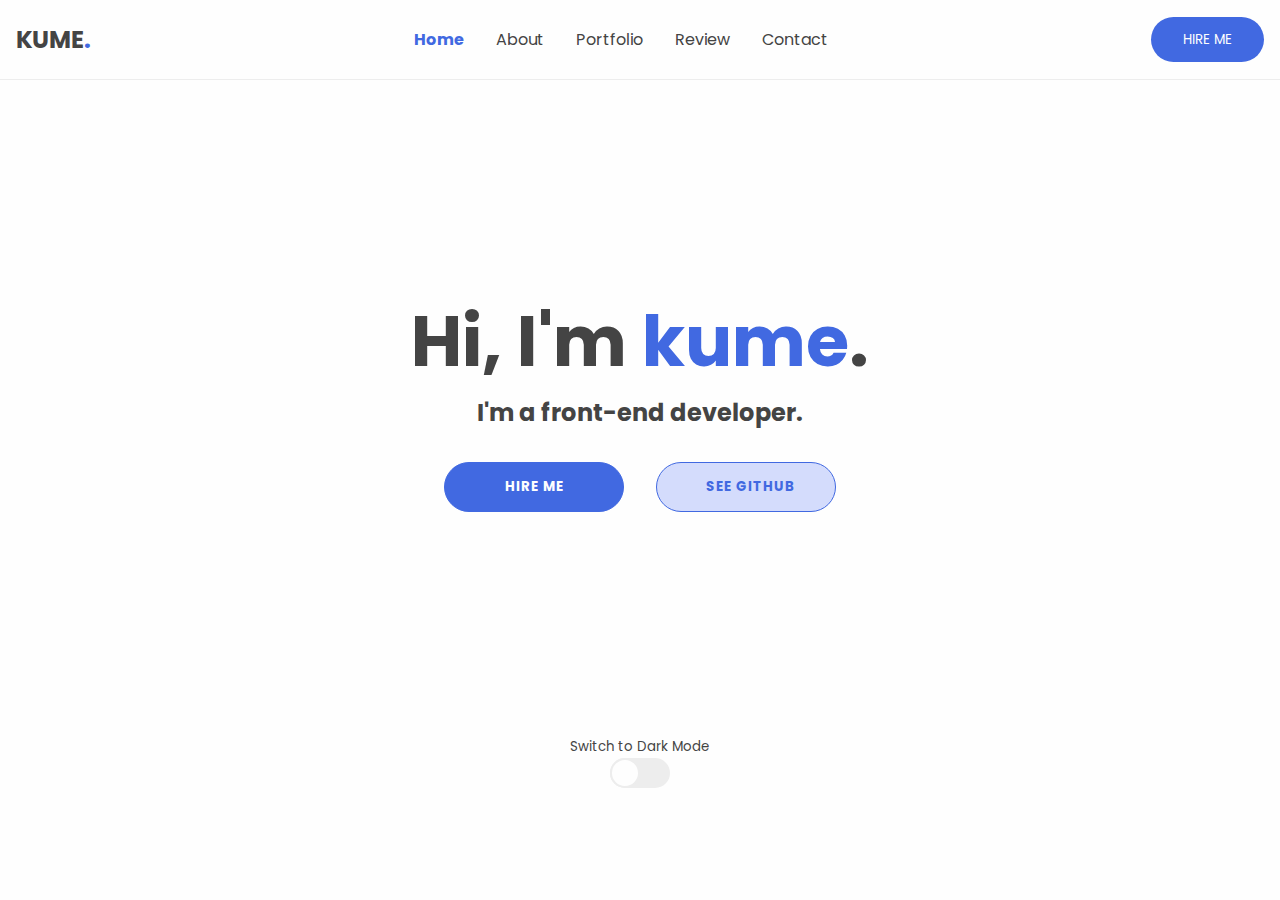
<file: index.html>
<!DOCTYPE html>
<html lang="en">

<head>
    <meta charset="UTF-8">
    <meta name="viewport" content="width=device-width, initial-scale=1.0">
    <title>Kume | Portfolio</title>
    <!-- font awesome link -->
    <link rel="stylesheet" href="https://cdnjs.cloudflare.com/ajax/libs/font-awesome/6.4.0/css/all.min.css"
        integrity="sha512-iecdLmaskl7CVkqkXNQ/ZH/XLlvWZOJyj7Yy7tcenmpD1ypASozpmT/E0iPtmFIB46ZmdtAc9eNBvH0H/ZpiBw=="
        crossorigin="anonymous" referrerpolicy="no-referrer" />

    <!-- Internal Css -->
    <style>
        @import url('https://fonts.googleapis.com/css2?family=Poppins&display=swap');

        * {
            margin: 0;
            padding: 0;
            text-decoration: none;
            box-sizing: border-box;
            outline: none;
            font-family: 'Poppins', sans-serif;
        }

        :root {
            --primary-color: #fefefe;
            --secondary-color: #ededed;
            --text-color: #444;
            --fancy-btn-bg:#d4dcfc;
            --fancy-btn-color:#4169e1;
        }

        .dark-mode {
            --primary-color: #1c2541;
            --secondary-color: #0b132b;
            --text-color: #fefefe;
            --fancy-btn-bg:#1c2541;
            --fancy-btn-color:#fefefe;
        }

        body {
            height: 100vh;
            background-color: var(--primary-color);
            transition: .5s;
        }

        header {
            background-color: var(--primary-color);
            display: flex;
            justify-content: space-between;
            align-items: center;
            height: 80px;
            padding: 0 1rem;
            border-bottom: 1px solid var(--secondary-color);
            transition: .5s;
        }

        header h2 {
            text-transform: uppercase;
            color: var(--text-color);
            z-index: 88;
        }

        .highlight {
            color: #4169e1;
        }

        /* Navigations */
        nav ul {
            display: flex;
            list-style: none;
            gap: 2rem;
        }

        nav ul li a {
            color: var(--text-color);
            transition: .2s;
        }

        nav ul li a:hover,
        .current {
            color: #4169e1;
            font-weight: bold;
        }

        .hire-btn {
            background-color: #4169e1;
            color: #fefefe;
            border: none;
            padding: 0.8rem 2rem;
            border-radius: 50px;
            text-transform: uppercase;
        }

        .hire-btn:hover {
            filter: brightness(90%);
        }

        /* Mobile header */
        .mobile-header {
            display: none;
        }

        .toggle-box {
            height: 40px;
            width: 40px;
            display: grid;
            place-items: center;
        }

        .toggle-box .bar {
            height: 2px;
            width: 70%;
            background-color: var(--text-color);
            border-radius: 50px;
            position: relative;
            transition: .2s;
        }

        .toggle-box .bar.active {
            background-color: transparent;
        }

        .toggle-box .bar::after {
            content: "";
            height: 2px;
            width: 50%;
            background-color: var(--text-color);
            border-radius: 50px;
            position: absolute;
            top: 0;
            right: 0;
            transform: translateY(-5px);
            transition: .2s;
        }

        .toggle-box .bar::before {
            content: "";
            height: 2px;
            width: 50%;
            background-color: var(--text-color);
            border-radius: 50px;
            position: absolute;
            top: 0;
            left: 0;
            transform: translateY(5px);
            transition: .2s;
        }

        .toggle-box .bar.active::after {
            width: 100%;
            transform: translateY(0) rotate(45deg);
        }

        .toggle-box .bar.active::before {
            width: 100%;
            transform: translateY(0) rotate(-45deg);
        }

        /* Hero Section */
        section {
            height: calc(100vh - 160px);
            display: flex;
            justify-content: center;
            align-items: center;
            flex-direction: column;
            width: auto;
            position: relative;
            /* gap: 7rem; */
        }

        .hero-container {
            text-align: center;
            transform: translateY(-50px);
        }

        .hero-container h1 {
            color: var(--text-color);
            font-size: clamp(3.125rem, 2.2321rem + 2.8571vw, 4.375rem);
        }
        .hero-container h2{
            color: var(--text-color);
        }

        .action-btns {
            margin-top: 2rem;
            display: flex;
            align-items: center;
            justify-content: center;
            gap: 2rem;
        }

        .action-btns .btn {
            border: 1px solid #4169e1;
            border-radius: 50px;
            height: 50px;
            width: 180px;
            text-transform: uppercase;
            font-weight: bold;
            letter-spacing: 1px;
            transition: .2s;
        }

        .action-btns .btn:active {
            transform: scale(0.95);
        }

        .action-btns .btn:hover {
            border: 1px solid #4169e1;
            background-color: var(--primary-color);
        }

        .action-btns i {
            padding-right: 0.5rem;
        }

        .hire-btn-2 {
            background-color: #4169e1;
            color: #fefefe;
        }

        .hire-btn-2:hover {
            color: #4169e1;
        }

        .github-btn {
            color: var(--fancy-btn-color);
            background-color: var(--fancy-btn-bg);
        }

        /* Theme toggle */
        .theme-toggle-container {
            text-align: center;
            position: absolute;
            bottom: 2rem;
        }

        .theme-toggle-container p {
            color: var(--text-color);
        }

        .theme-toggle {
            background-color: var(--secondary-color);
            height: 30px;
            width: 60px;
            margin: auto;
            border-radius: 50px;
        }

        .theme-toggle-btn {
            background-color: var(--primary-color);
            height: 100%;
            width: 50%;
            border-radius: 50%;
            border: 2px solid var(--secondary-color);
            transition: .2s;
            display: flex;
            justify-content: center;
            align-items: center;
        }

        .theme-toggle-btn.active{
            transform: translateX(100%);
        }

        .fa-moon {
            color: #aaa;
        }
        .fa-sun{
            color: var(--text-color);
            display: none;
        }

        /* Mobile navigators */
        .mobileNav{
            position: fixed;
            top: 0;
            left: -70%;
            height: 100vh;
            width: 70%;
            background-color: var(--primary-color);
            border-right: 1px solid var(--secondary-color);
            transition: .2s;
            z-index: 77;
        }
        .mobileNav.active{
            left: 0;
        }

        .mobileNav ul{
            display: block;
            margin-top: 80px;
            padding: 1rem;
        }
        .mobileNav ul li a{
            display: block;
            padding: 1rem;
            margin-bottom: .5rem;
            border-radius: .5rem;
            transition: .2s;
        }
        .mobileNav ul li a:hover,
        .mobileNav ul li a.current{
            background-color: var(--secondary-color);
        }

        /* Contact Form */
        .modal-bg{
            background-color: rgba(0,0,0,.3);
            height: 100vh;
            width: 100%;
            position: fixed;
            top: 0;
            left: 0;
            padding-top: 5rem;
            display: none;
        }

        .modal-bg.active{
            display: block;
        }

        .contact-form{
            background-color: var(--primary-color);
            width: 400px;
            padding: 1rem;
            border-radius: .3rem;
            margin: auto;
            transform: scale(0);
            animation: form .2s ease .2s 1 forwards;
            position: relative;
        }

        @keyframes form {
            100%{
                transform: scale(1);
            }
        }

        .contact-form h2{
            color: var(--text-color);
        }

        .contact-form form{
            display: flex;
            flex-direction: column;
        }

        ::placeholder{
            color: var(--text-color);
        }

        .contact-form input[type="text"]{
            text-transform: capitalize;
        }
        .contact-form input,
        .contact-form textarea{
            padding: .8rem;
            margin-top: .5rem;
            border-radius: .3rem;
            border: none;
            background-color: var(--secondary-color);
            color: var(--text-color);
        }

        .contact-form input:focus,
        .contact-form textarea:focus{
            border: 1px solid var(--text-color);
        }

        .contact-form button{
            margin-top: .5rem;
            background-color: #4169e1;
            color: #fefefe;
            border: none;
            padding: .8rem;
            border-radius: .3rem;
            font-weight: bold;
            letter-spacing: 1px;
            transition: .2s;
        }

        .contact-form button:active{
            transform: scale(.9);
        }
        .fa-xmark{
            position: absolute;
            top: 1.4rem;
            right: 1.2rem;
            font-size: 22px;
            cursor: pointer;
            color: var(--text-color);
        }


        /* Responsiveness */
        @media (max-width:788px) {
            .desktop-header {
                display: none;
            }

            .mobile-header {
                display: flex;
            }
        }

        @media (max-width:442px) {

            .hero-container {
                width: 90%;
            }

            .action-btns {
                flex-direction: column;
                gap: .5rem;
            }

            .action-btns .btn {
                width: 200px;
            }
            .contact-form{
                width: 90%;
            }
        }
    </style>
</head>

<body>

    <!-- Desktop Header -->
    <header class="desktop-header">
        <h2>kume<span class="highlight">.</span></h2>

        <nav>
            <ul>
                <li><a class="current" href="#">Home</a></li>
                <li><a href="#">About</a></li>
                <li><a href="#">Portfolio</a></li>
                <li><a href="#">Review</a></li>
                <li><a href="#">Contact</a></li>
            </ul>
        </nav>

        <button class="btn hire-btn">hire me</button>
    </header>


    <!-- Mobile Header -->
    <header class="mobile-header">
        <h2>kume<span class="highlight">.</span></h2>

        <div class="toggle-box">
            <div class="bar"></div>
        </div>
    </header>

    <!-- Hero Container -->
    <section>
        <div class="hero-container">
            <h1>Hi, I'm <span class="highlight">kume</span>.</h1>
            <h2>I'm a front-end developer.</h2>
            <div class="action-btns">
                <a>
                    <button class="hire-btn-2 btn">hire me</button>
                </a>
                <a href="#">
                    <button class="github-btn btn"><i class="fa-brands fa-github-alt"></i>See Github</button>
                </a>
            </div>
        </div>

        <!-- Theme -->
        <div class="theme-toggle-container">
            <p><small>Switch <span class="modeText">to Dark</span> Mode</small></p>
            <div class="theme-toggle">
                <div class="theme-toggle-btn">
                    <i class="fa-solid fa-moon"></i>
                    <i class="fa-solid fa-sun"></i>
                </div>
            </div>
        </div>
    </section>

    <!-- Mobile Menu -->
    <nav class="mobileNav">
        <ul>
            <li><a class="current" href="#">Home</a></li>
            <li><a href="#">About</a></li>
            <li><a href="#">Portfolio</a></li>
            <li><a href="#">Review</a></li>
            <li><a href="#">Contact</a></li>
        </ul>
    </nav>

    <!-- Contact form -->
    <div class="modal-bg">
        <div class="contact-form">
            <i class="fa-solid fa-xmark"></i>
            <h2>Contact <span class="highlight">Me</span></h2>
            <form>
                <input type="text" name="name" id="name" placeholder="Full Name">
                <input type="text" name="email" id="email" placeholder="E-mail Address">
                <textarea name="description" id="desc-container" cols="30" rows="5" placeholder="Job Description"></textarea>
                <button type="submit" name="submit" id="submit">Send</button>
            </form>
        </div>
    </div>



    <!-- Javascript -->
    <script>
        const themeToggle = document.querySelector(".theme-toggle")
        const themeToggleBtn = document.querySelector(".theme-toggle-btn")
        const modeText = document.querySelector(".modeText")
        const moonIcon = document.querySelector(".fa-moon")
        const sunIcon = document.querySelector(".fa-sun")
        const body = document.body;

        themeToggle.addEventListener("click", ()=>{
            themeToggleBtn.classList.toggle("active");

            if(themeToggleBtn.classList.contains("active")){
                body.classList.add("dark-mode");
                modeText.textContent = "to Light";
                moonIcon.style.display = "none";
                sunIcon.style.display = "inline";
            }
            else{
                body.classList.remove("dark-mode")
                modeText.textContent = "to Dark";
                moonIcon.style.display = "inline";
                sunIcon.style.display = "none";
            }
        })

        // Menu Toggle
        const toggleBox = document.querySelector(".toggle-box");
        const toggleBar = document.querySelector(".bar");
        const mobileNav = document.querySelector(".mobileNav");

        toggleBox.addEventListener("click", ()=>{
            toggleBar.classList.toggle("active");

            if(toggleBar.classList.contains("active")){
                mobileNav.classList.add("active")
            }
            else{
                mobileNav.classList.remove("active")
            }
        })

        mobileNav.addEventListener("click", (e)=>{
            if(e.target !== mobileNav & e.target !== toggleBox){
                mobileNav.classList.remove("active")
            }
            else{
                mobileNav.classList.add("active")
            }
        })

        const hireBtn = document.querySelector(".hire-btn-2");
        const modal = document.querySelector(".modal-bg");
        const closeModal = document.querySelector(".fa-xmark");

        hireBtn.addEventListener("click", ()=>{
            modal.classList.add("active");
        })

        closeModal.addEventListener("click", ()=>{
            modal.classList.remove("active")
        })


    </script>
</body>

</html>
</file>
